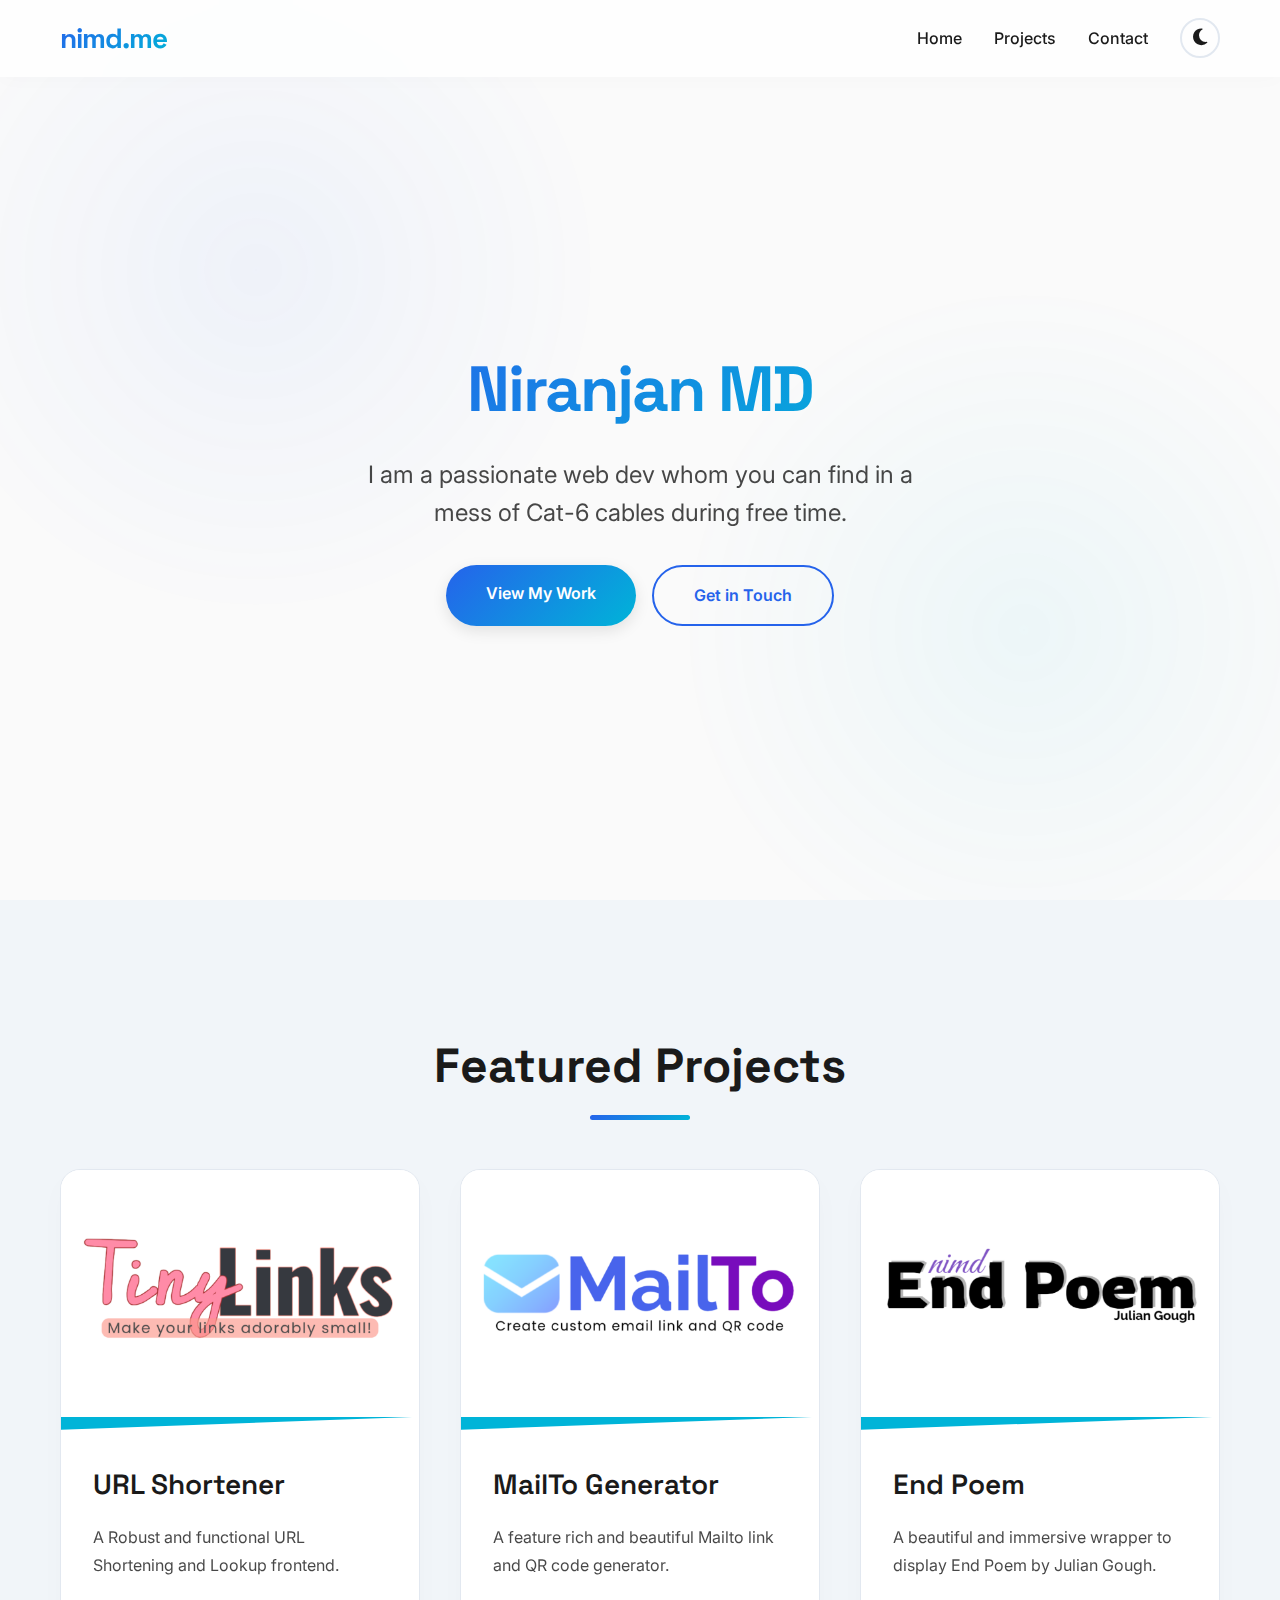
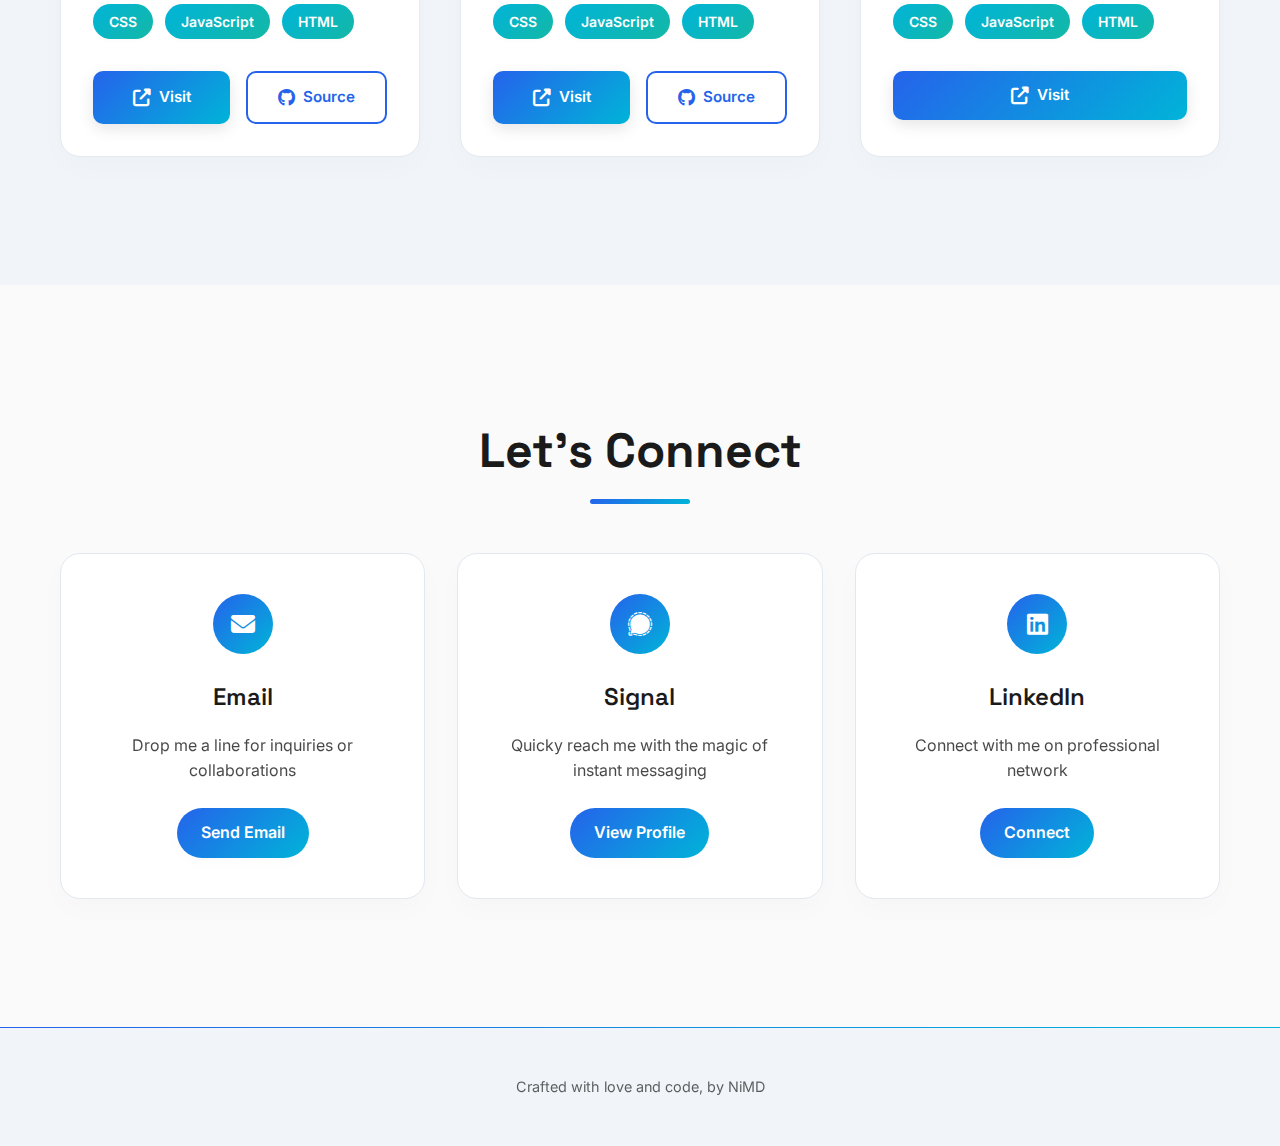
<file: index.html>
<!DOCTYPE html>
<html lang="en">
<head>
    <meta charset="UTF-8">
    <meta name="viewport" content="width=device-width, initial-scale=1.0">
    <title>Niranjan MD | Developer</title>
    <link rel="stylesheet" href="https://cdnjs.cloudflare.com/ajax/libs/font-awesome/6.7.2/css/all.min.css">
    <link rel="stylesheet" href="assets/styles.css">
    
    <meta name="description" content="Niranjan MD is a developer creating modern, responsive web applications with a focus on beauty and user experience.">
    <meta name="author" content="Niranjan MD">
    <meta name="robots" content="index, follow">
    <meta name="language" content="en">
    <meta name="theme-color" content="#1e2426" media="(prefers-color-scheme: dark)">
    <meta name="theme-color" content="#f3f9fd" media="(prefers-color-scheme: light)">
    
    <!-- Open Graph / Facebook Meta Tags -->
    <meta property="og:title" content="Niranjan MD">
    <meta property="og:description" content="Niranjan MD is a developer creating modern, responsive web applications with a focus on beauty and user experience.">
    <meta property="og:image" content="https://niranjanmd.com/assets/meta.png">
    <meta property="og:image:width" content="1200">
    <meta property="og:image:height" content="630">
    <meta property="og:url" content="https://niranjanmd.com">
    <meta property="og:type" content="website">
    <meta property="og:site_name" content="Niranjan MD">
    
    <!-- Twitter Meta Tags -->
    <meta name="twitter:card" content="summary_large_image">
    <meta name="twitter:title" content="Niranjan MD">
    <meta name="twitter:description" content="Niranjan MD is a developer creating modern, responsive web applications with a focus on beauty and user experience.">
    <meta name="twitter:image" content="https://niranjanmd.com/assets/meta.png">
    
    <!-- Favicon and App Icons -->
    <link rel="icon" type="image/png" sizes="64x64" href="assets/fav_t.png">
    <meta name="application-name" content="Niranjan MD">
    
    <!-- Canonical URL -->
    <link rel="canonical" href="https://niranjanmd.com">

    <script type="application/ld+json">
    {
      "@context": "https://schema.org",
      "@type": "Person",
      "name": "Niranjan MD",
      "url": "https://niranjanmd.com",
      "sameAs": [
        "https://github.com/niranjan-md", 
        "https://www.linkedin.com/in/niranjan-md-065338352/"
      ],
      "jobTitle": "Web developer",
      "worksFor": {
        "@type": "Organization",
        "name": "Freelance"
      }
    }
    </script>

    
</head>
<body>
    <div class="loader">
        <div class="loader-content">
            <div class="loader-spinner"></div>
            <div class="loader-text">Loading...</div>
        </div>
    </div>
<!-- cursor is unreliable. Removed for ease. CSS code still available -->
    <header>
        <div class="container nav-container">
            <div class="logo">nimd.me</div>
            <button class="mobile-menu-button" aria-label="Toggle menu">
                <i class="fas fa-bars"></i>
            </button>
            <nav class="nav-links">
                <a href="#home">Home</a>
                <a href="#projects">Projects</a>
                <a href="#contact">Contact</a>
                <button class="theme-toggle" aria-label="Toggle theme">
                    <i class="fas fa-moon"></i>
                </button>
            </nav>
        </div>
    </header>

    <main>
        <section id="home" class="hero">
            <div class="hero-background"></div>
            <div id="particles-js"></div>
            <div class="container hero-content">
                <h1>Niranjan MD</h1>
                <p>I am a passionate web dev whom you can find in a mess of Cat-6 cables during free time.</p>
                <div class="hero-buttons">
                    <a href="#projects" class="button button-primary">View My Work</a>
                    <a href="#contact" class="button button-secondary">Get in Touch</a>
                </div>
            </div>
        </section>

        <section id="projects" class="projects">
            <div class="container">
                <h2 class="section-title">Featured Projects</h2>
                <div class="projects-grid">
                    
                    <div class="project-card" data-aos="fade-up">
                        <div class="project-image"><img src="assets/projects/short.png" alt="Tiny Links"></div>
                        <div class="project-info">
                            <h3 class="project-title">URL Shortener</h3>
                            <p class="project-description">A Robust and functional URL Shortening and Lookup frontend.</p>
                            <div class="project-tech">
                                <span class="tech-tag">CSS</span>
                                <span class="tech-tag">JavaScript</span>
                                <span class="tech-tag">HTML</span>
                            </div>
                            <div class="project-links">
                                <a href="https://tiny.nimd.me" target="_blank" class="project-link button-primary"><i class="fas fa-external-link-alt"></i> Visit</a>
                                <a href="https://go.nimd.me/github/URL-Shortener" target="_blank" class="project-link button-secondary"><i class="fab fa-github"></i> Source</a>
                            </div>
                        </div>
                    </div>
                    
                    <div class="project-card" data-aos="fade-up" data-aos-delay="100">
                        <div class="project-image"><img src="assets/projects/mailto.png" alt="MaiTo Generator"></div>
                        <div class="project-info">
                            <h3 class="project-title">MailTo Generator</h3>
                            <p class="project-description">A feature rich and beautiful Mailto link and QR code generator.</p>
                            <div class="project-tech">
                                <span class="tech-tag">CSS</span>
                                <span class="tech-tag">JavaScript</span>
                                <span class="tech-tag">HTML</span>
                            </div>
                            <div class="project-links">
                                <a href="https://mailto.nimd.me" target="_blank" class="project-link button-primary"><i class="fas fa-external-link-alt"></i> Visit</a>
                                <a href="https://go.nimd.me/github/MailTo-generator-website" target="_blank" class="project-link button-secondary"><i class="fab fa-github"></i> Source</a>
                            </div>
                        </div>
                    </div>
                    
                    <div class="project-card" data-aos="fade-up" data-aos-delay="200">
                        <div class="project-image"><img src="assets/projects/endpoem.png" alt="End Poem"></div>
                        <div class="project-info">
                            <h3 class="project-title">End Poem</h3>
                            <p class="project-description">A beautiful and immersive wrapper to display End Poem by Julian Gough.</p>
                            <div class="project-tech">
                                <span class="tech-tag">CSS</span>
                                <span class="tech-tag">JavaScript</span>
                                <span class="tech-tag">HTML</span>
                            </div>
                            <div class="project-links">
                                <a href="https://end.nimd.me" target="_blank" class="project-link button-primary"><i class="fas fa-external-link-alt"></i> Visit</a>
                            </div>
                        </div>
                    </div>
                </div>
            </div>
        </section>

        <section id="contact" class="contact">
            <div class="container">
                <h2 class="section-title">Let's Connect</h2>
                <div class="contact-grid">
                  <div class="contact-card" data-aos="fade-up" data-aos-delay="200">
                        <div class="contact-icon">
                            <i class="fas fa-envelope"></i>
                        </div>
                        <h3>Email</h3>
                        <p>Drop me a line for inquiries or collaborations</p>
                        <a href="https://go.nimd.me/email" class="contact-button">Send Email</a>
                    </div>
                    <div class="contact-card" data-aos="fade-up">
                        <div class="contact-icon">
                            <i class="fa-brands fa-signal-messenger"></i>
                        </div>
                        <h3>Signal</h3>
                        <p>Quicky reach me with the magic of instant messaging</p>
                        <a href="https://go.nimd.me/signal" class="contact-button">View Profile</a>
                    </div>
                    <div class="contact-card" data-aos="fade-up" data-aos-delay="100">
                        <div class="contact-icon">
                            <i class="fab fa-linkedin"></i>
                        </div>
                        <h3>LinkedIn</h3>
                        <p>Connect with me on professional network</p>
                        <a href="https://go.nimd.me/linkedin" class="contact-button">Connect</a>
                    </div>
                </div>
            </div>
        </section>
    </main>

    <footer>
        <div class="container">
            <p>Crafted with love and code, by NiMD</p>
        </div>
    </footer>

    <button class="scroll-top" aria-label="Scroll to top">
        <i class="fas fa-arrow-up"></i>
    </button>

<script src="assets/script.js"></script>
</body>
</html>
</file>
<file: assets/styles.css>
@import url('https://fonts.googleapis.com/css2?family=Inter:wght@400;500;600;700&family=Space+Grotesk:wght@500;700&display=swap');

        :root {
            --bg-color: #fafafa;
            --text-color: #1a1a1a;
            --accent-color: #2563eb;
            --accent-secondary: #00b4d8;
            --accent-tertiary: #14b8a6;
            --secondary-bg: #f1f5f9;
            --card-bg: #ffffff;
            --card-hover: #f9fafb;
            --border-color: #e2e8f0;
            --shadow-color: rgba(0, 0, 0, 0.02);
            --shadow-heavy: rgba(0, 0, 0, 0.1);
            --transition-speed: 0.3s;
            --gradient-primary: linear-gradient(135deg, #2563eb, #00b4d8);
            --gradient-secondary: linear-gradient(135deg, #f1f5f9, #e2e8f0);
            --gradient-accent: linear-gradient(135deg, #00b4d8, #14b8a6);
            --glass-bg: rgba(255, 255, 255, 0.8);
            --backdrop-blur: 20px;
        }

        [data-theme="dark"] {
            --bg-color: #111827;
            --text-color: #f9fafb;
            --accent-color: #3b82f6;
            --accent-secondary: #0ea5e9;
            --accent-tertiary: #14b8a6;
            --secondary-bg: #1e293b;
            --card-bg: #1e293b;
            --card-hover: #2d3748;
            --border-color: #374151;
            --shadow-color: rgba(0, 0, 0, 0.3);
            --shadow-heavy: rgba(0, 0, 0, 0.5);
            --gradient-primary: linear-gradient(135deg, #3b82f6, #0ea5e9);
            --gradient-secondary: linear-gradient(135deg, #1e293b, #111827);
            --gradient-accent: linear-gradient(135deg, #0ea5e9, #14b8a6);
            --glass-bg: rgba(30, 41, 59, 0.8);
        }

        * {
            box-sizing: border-box;
            margin: 0;
            padding: 0;
        }

        body {
            font-family: 'Inter', sans-serif;
            line-height: 1.6;
            color: var(--text-color);
            background-color: var(--bg-color);
            transition: background-color var(--transition-speed), color var(--transition-speed);
            overflow-x: hidden;
        }

        .container {
            max-width: 1200px;
            margin: 0 auto;
            padding: 0 20px;
        }

        /* Cursor is unused now. */
        .cursor {
            width: 20px;
            height: 20px;
            border: 2px solid var(--accent-color);
            border-radius: 50%;
            position: fixed;
            pointer-events: none;
            transform: translate(-50%, -50%);
            transition: width 0.2s, height 0.2s, border 0.2s;
            z-index: 9999;
            display: none;
        }

        .cursor.active {
            width: 40px;
            height: 40px;
            border-color: var(--accent-secondary);
        }

        @media (min-width: 769px) {
            .cursor {
                display: block;
            }
        }

        /* Header and Navbar */
        header {
            position: fixed;
            top: 0;
            left: 0;
            right: 0;
            background-color: var(--glass-bg);
            padding: 1rem 0;
            z-index: 1000;
            box-shadow: 0 2px 20px var(--shadow-color);
            backdrop-filter: blur(var(--backdrop-blur));
        }

        .nav-container {
            display: flex;
            justify-content: space-between;
            align-items: center;
        }

        .logo {
            font-family: 'Space Grotesk', sans-serif;
            font-size: 1.75rem;
            font-weight: 700;
            background: var(--gradient-primary);
            -webkit-background-clip: text;
            -webkit-text-fill-color: transparent;
            letter-spacing: -1px;
            transition: transform var(--transition-speed);
        }

        .logo:hover {
            transform: scale(1.05);
        }

        .nav-links {
            display: flex;
            gap: 2rem;
            align-items: center;
        }

        .nav-links a {
            position: relative;
            text-decoration: none;
            color: var(--text-color);
            font-weight: 500;
            transition: color var(--transition-speed);
            padding: 0.5rem 0;
        }

        .nav-links a::before {
            content: '';
            position: absolute;
            bottom: 0;
            left: 0;
            width: 0;
            height: 2px;
            background: var(--gradient-primary);
            transition: width var(--transition-speed);
        }

        .nav-links a:hover::before {
            width: 100%;
        }

        .nav-links a:hover {
            color: var(--accent-color);
        }

        .theme-toggle {
            background: none;
            border: 2px solid var(--border-color);
            border-radius: 50%;
            width: 40px;
            height: 40px;
            cursor: pointer;
            font-size: 1.2rem;
            color: var(--text-color);
            transition: all var(--transition-speed);
            position: relative;
            overflow: hidden;
        }

        .theme-toggle:hover {
            transform: rotate(180deg);
            border-color: var(--accent-color);
            background-color: var(--accent-color);
            color: #ffffff;
        }

        /* Hero Section */
        .hero {
            min-height: 100vh;
            display: flex;
            align-items: center;
            justify-content: center;
            text-align: center;
            padding: 8rem 0 4rem;
            background: var(--bg-color);
            position: relative;
            overflow: hidden;
        }

        .hero-background {
            position: absolute;
            top: 0;
            left: 0;
            right: 0;
            bottom: 0;
            background:
                radial-gradient(circle at 20% 30%, var(--accent-color) 0%, transparent 30%),
                radial-gradient(circle at 80% 70%, var(--accent-secondary) 0%, transparent 30%);
            opacity: 0.05;
        }

        .hero-content {
            position: relative;
            z-index: 1;
        }

        .hero h1 {
            font-family: 'Space Grotesk', sans-serif;
            font-size: 4rem;
            font-weight: 700;
            margin-bottom: 1rem;
            letter-spacing: -2px;
            background: var(--gradient-primary);
            -webkit-background-clip: text;
            -webkit-text-fill-color: transparent;
            animation: fadeInUp 1s ease-out;
        }

        .hero p {
            font-size: 1.5rem;
            color: var(--text-color);
            opacity: 0.8;
            margin-bottom: 2rem;
            max-width: 600px;
            margin-left: auto;
            margin-right: auto;
            animation: fadeInUp 1s ease-out 0.3s both;
        }

        .typed-text {
            position: relative;
            display: inline-block;
        }

        .typed-text::after {
            content: '|';
            position: absolute;
            right: -10px;
            animation: blink 0.7s infinite;
        }

        @keyframes blink {
            0%, 100% { opacity: 1; }
            50% { opacity: 0; }
        }

        @keyframes fadeInUp {
            from {
                opacity: 0;
                transform: translateY(30px);
            }
            to {
                opacity: 1;
                transform: translateY(0);
            }
        }

        .hero-buttons {
            display: flex;
            gap: 1rem;
            justify-content: center;
            animation: fadeInUp 1s ease-out 0.6s both;
        }

        .button {
            display: inline-block;
            padding: 1rem 2.5rem;
            border-radius: 50px;
            text-decoration: none;
            font-weight: 600;
            transition: all var(--transition-speed);
            position: relative;
            overflow: hidden;
            z-index: 1;
        }

        .button::before {
            content: '';
            position: absolute;
            top: 0;
            left: 0;
            width: 100%;
            height: 100%;
            background: linear-gradient(120deg, transparent, rgba(255,255,255,0.4), transparent);
            transform: translateX(-100%);
            transition: transform 0.6s;
            z-index: -1;
        }

        .button:hover::before {
            transform: translateX(100%);
        }

        .button-primary {
            background: var(--gradient-primary);
            color: #ffffff;
            box-shadow: 0 5px 15px var(--shadow-heavy);
        }

        .button-secondary {
            background: transparent;
            border: 2px solid var(--accent-color);
            color: var(--accent-color);
        }

        .button:hover {
            transform: translateY(-3px) scale(1.02);
            box-shadow: 0 10px 25px var(--shadow-heavy);
        }

        /* Projects Section */
        .projects {
            padding: 8rem 0;
            background-color: var(--secondary-bg);
            position: relative;
        }

        .section-title {
            text-align: center;
            font-size: 3rem;
            margin-bottom: 4rem;
            font-weight: 700;
            position: relative;
            font-family: 'Space Grotesk', sans-serif;
        }

        .section-title::after {
            content: '';
            position: absolute;
            bottom: -15px;
            left: 50%;
            transform: translateX(-50%);
            width: 100px;
            height: 5px;
            background: var(--gradient-primary);
            border-radius: 5px;
        }

        .projects-grid {
            display: grid;
            grid-template-columns: repeat(auto-fit, minmax(350px, 1fr));
            gap: 2.5rem;
        }

        .project-card {
            background-color: var(--card-bg);
            border-radius: 20px;
            overflow: hidden;
            box-shadow: 0 10px 30px var(--shadow-color);
            transition: all var(--transition-speed);
            position: relative;
            border: 1px solid var(--border-color);
            transform: translateY(0);
        }

        .project-card:hover {
            transform: translateY(-15px) scale(1.02);
            box-shadow: 0 20px 40px var(--shadow-heavy);
            border-color: var(--accent-color);
        }

        .project-image {
            position: relative;
            width: 100%;
            height: 260px;
            background: var(--gradient-primary);
            display: flex;
            align-items: center;
            justify-content: center;
            color: #ffffff;
			   border-bottom: 13px solid var(--accent-secondary);
            font-size: 1.2rem;
            font-weight: 600;
            overflow: hidden;
            clip-path: polygon(0 0, 100% 0, 100% 95%, 0 100%);
        }

        .project-image::before {
            content: '';
            position: absolute;
            top: 0;
            left: 0;
            right: 0;
            bottom: 0;
            background: rgba(0, 0, 0, 0.3);
            opacity: 0;
            transition: opacity var(--transition-speed);
        }

        .project-card:hover .project-image::before {
            opacity: 1;
        }

        .project-image img {
            width: 100%;
            height: 100%;
            object-fit: cover;
            transition: transform var(--transition-speed);
        }

        .project-card:hover .project-image img {
            transform: scale(1.1);
        }

        .project-info {
            padding: 2rem;
        }

        .project-title {
            font-size: 1.75rem;
            font-weight: 600;
            margin-bottom: 1rem;
            color: var(--text-color);
            font-family: 'Space Grotesk', sans-serif;
        }

        .project-description {
            color: var(--text-color);
            opacity: 0.8;
            margin-bottom: 1.5rem;
            line-height: 1.8;
        }

        .project-tech {
            display: flex;
            flex-wrap: wrap;
            gap: 0.75rem;
            margin-bottom: 2rem;
        }

        .tech-tag {
            background: var(--gradient-accent);
            color: #ffffff;
            padding: 0.4rem 1rem;
            border-radius: 50px;
            font-size: 0.875rem;
            font-weight: 600;
            box-shadow: 0 2px 5px var(--shadow-color);
        }

        .project-links {
            display: flex;
            gap: 1rem;
        }

        .project-link {
            flex: 1;
            text-align: center;
            padding: 0.75rem 1.25rem;
            border-radius: 10px;
            text-decoration: none;
            font-size: 0.95rem;
            font-weight: 600;
            transition: all var(--transition-speed);
            display: flex;
            align-items: center;
            justify-content: center;
            gap: 0.5rem;
        }

        .project-link i {
            font-size: 1.1rem;
        }

        /* Contact Section */
        .contact {
            padding: 8rem 0;
            text-align: center;
            background: var(--bg-color);
            position: relative;
        }

        .contact-grid {
            display: grid;
            grid-template-columns: repeat(auto-fit, minmax(280px, 1fr));
            gap: 2rem;
            margin-top: 4rem;
        }

        .contact-card {
            background: var(--card-bg);
            padding: 2.5rem;
            border-radius: 20px;
            border: 1px solid var(--border-color);
            box-shadow: 0 10px 30px var(--shadow-color);
            transition: all var(--transition-speed);
            position: relative;
            overflow: hidden;
        }

        .contact-card:hover {
            transform: translateY(-10px);
            border-color: var(--accent-color);
            box-shadow: 0 20px 40px var(--shadow-heavy);
        }

        .contact-icon {
            width: 60px;
            height: 60px;
            background: var(--gradient-primary);
            border-radius: 50%;
            display: flex;
            align-items: center;
            justify-content: center;
            margin: 0 auto 1.5rem;
            font-size: 1.5rem;
            color: #ffffff;
            transition: transform var(--transition-speed);
        }

        .contact-card:hover .contact-icon {
            transform: scale(1.1) rotate(5deg);
        }

        .contact-card h3 {
            font-size: 1.5rem;
            font-weight: 600;
            margin-bottom: 1rem;
            font-family: 'Space Grotesk', sans-serif;
        }

        .contact-card p {
            color: var(--text-color);
            opacity: 0.8;
            margin-bottom: 1.5rem;
        }

        .contact-button {
            display: inline-flex;
            align-items: center;
            gap: 0.5rem;
            padding: 0.75rem 1.5rem;
            background: var(--gradient-primary);
            color: #ffffff;
            border-radius: 50px;
            text-decoration: none;
            font-weight: 600;
            transition: all var(--transition-speed);
            box-shadow: 0 5px 15px var(--shadow-color);
        }

        .contact-button:hover {
            transform: translateY(-3px);
            box-shadow: 0 10px 25px var(--shadow-heavy);
        }

        /* Footer */
        footer {
            padding: 3rem 0;
            text-align: center;
            background: var(--secondary-bg);
            position: relative;
        }

        footer::before {
            content: '';
            position: absolute;
            top: 0;
            left: 0;
            right: 0;
            height: 1px;
            background: var(--gradient-primary);
        }

        footer p {
            color: var(--text-color);
            opacity: 0.7;
            font-size: 0.9rem;
        }


        /* Scroll to top button */
        .scroll-top {
            position: fixed;
            bottom: 2rem;
            right: 2rem;
            width: 50px;
            height: 50px;
            background: var(--gradient-primary);
            color: #ffffff;
            border: none;
            border-radius: 50%;
            cursor: pointer;
            opacity: 0;
            visibility: hidden;
            transition: all var(--transition-speed);
            display: flex;
            align-items: center;
            justify-content: center;
            font-size: 1.5rem;
            box-shadow: 0 5px 15px var(--shadow-heavy);
            z-index: 999;
        }

        .scroll-top.visible {
            opacity: 1;
            visibility: visible;
        }

        .scroll-top:hover {
            transform: translateY(-5px);
            box-shadow: 0 10px 25px var(--shadow-heavy);
        }

        /* Loading animation */
        .loader {
            position: fixed;
            top: 0;
            left: 0;
            width: 100%;
            height: 100%;
            background: var(--bg-color);
            display: flex;
            justify-content: center;
            align-items: center;
            z-index: 9999;
            transition: opacity 0.5s, visibility 0.5s;
        }

        .loader.hidden {
            opacity: 0;
            visibility: hidden;
        }

        .loader-content {
            text-align: center;
        }

        .loader-spinner {
            width: 60px;
            height: 60px;
            border: 4px solid var(--secondary-bg);
            border-top: 4px solid var(--accent-color);
            border-radius: 50%;
            animation: spin 1s linear infinite;
            margin: 0 auto 1rem;
        }

        .loader-text {
            font-family: 'Space Grotesk', sans-serif;
            font-size: 1.2rem;
            font-weight: 600;
            color: var(--text-color);
        }

        @keyframes spin {
            0% { transform: rotate(0deg); }
            100% { transform: rotate(360deg); }
        }

        /* Mobile Responsive */
        @media (max-width: 768px) {
            .nav-links {
                position: absolute;
                top: 100%;
                left: 0;
                right: 0;
                background-color: var(--glass-bg);
                backdrop-filter: blur(var(--backdrop-blur));
                padding: 1.5rem;
                flex-direction: column;
                gap: 1.5rem;
                box-shadow: 0 10px 25px var(--shadow-heavy);
                opacity: 0;
                visibility: hidden;
                transform: translateY(-20px);
                transition: all var(--transition-speed);
            }

            .nav-links.active {
                opacity: 1;
                visibility: visible;
                transform: translateY(0);
            }

            .mobile-menu-button {
                display: block;
                background: none;
                border: none;
                font-size: 1.5rem;
                cursor: pointer;
                color: var(--text-color);
                padding: 0.5rem;
            }

            .hero h1 {
                font-size: 2.5rem;
            }

            .hero p {
                font-size: 1.2rem;
            }

            .projects-grid,
            .contact-grid {
                grid-template-columns: 1fr;
            }

            .section-title {
                font-size: 2.2rem;
            }

            .project-card {
                margin-bottom: 1rem;
            }
        }

        @media (min-width: 769px) {
            .mobile-menu-button {
                display: none;
            }
        }

        /* Particles background */
        #particles-js {
            position: absolute;
            width: 100%;
            height: 100%;
            top: 0;
            left: 0;
            z-index: 0;
        }
</file>
